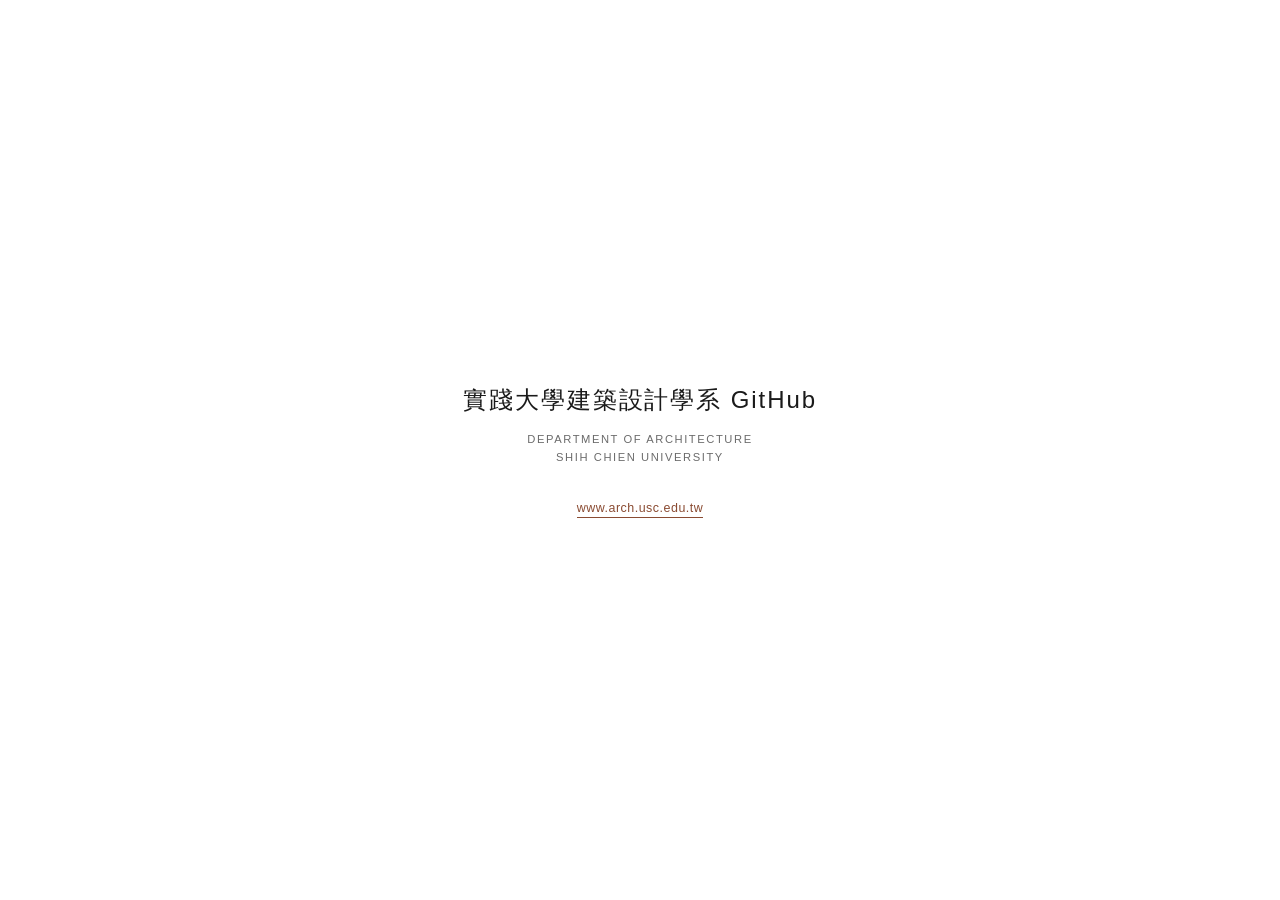
<file: index.html>
<!DOCTYPE html>
<html lang="zh-Hant">
<head>
<meta charset="utf-8">
<meta name="viewport" content="width=device-width, initial-scale=1">
<title>實踐大學建築設計學系 GitHub</title>
<meta name="description" content="實踐大學建築設計學系 GitHub — Department of Architecture, Shih Chien University">
<link rel="stylesheet" href="assets/style.css">
</head>
<body>
<main>
  <h1>
    <span class="zh">實踐大學建築設計學系 GitHub</span>
    <span class="en">Department of Architecture<br>Shih Chien University</span>
  </h1>
  <p class="link">
    <a href="https://www.arch.usc.edu.tw/">www.arch.usc.edu.tw</a>
  </p>
</main>
</body>
</html>
</file>
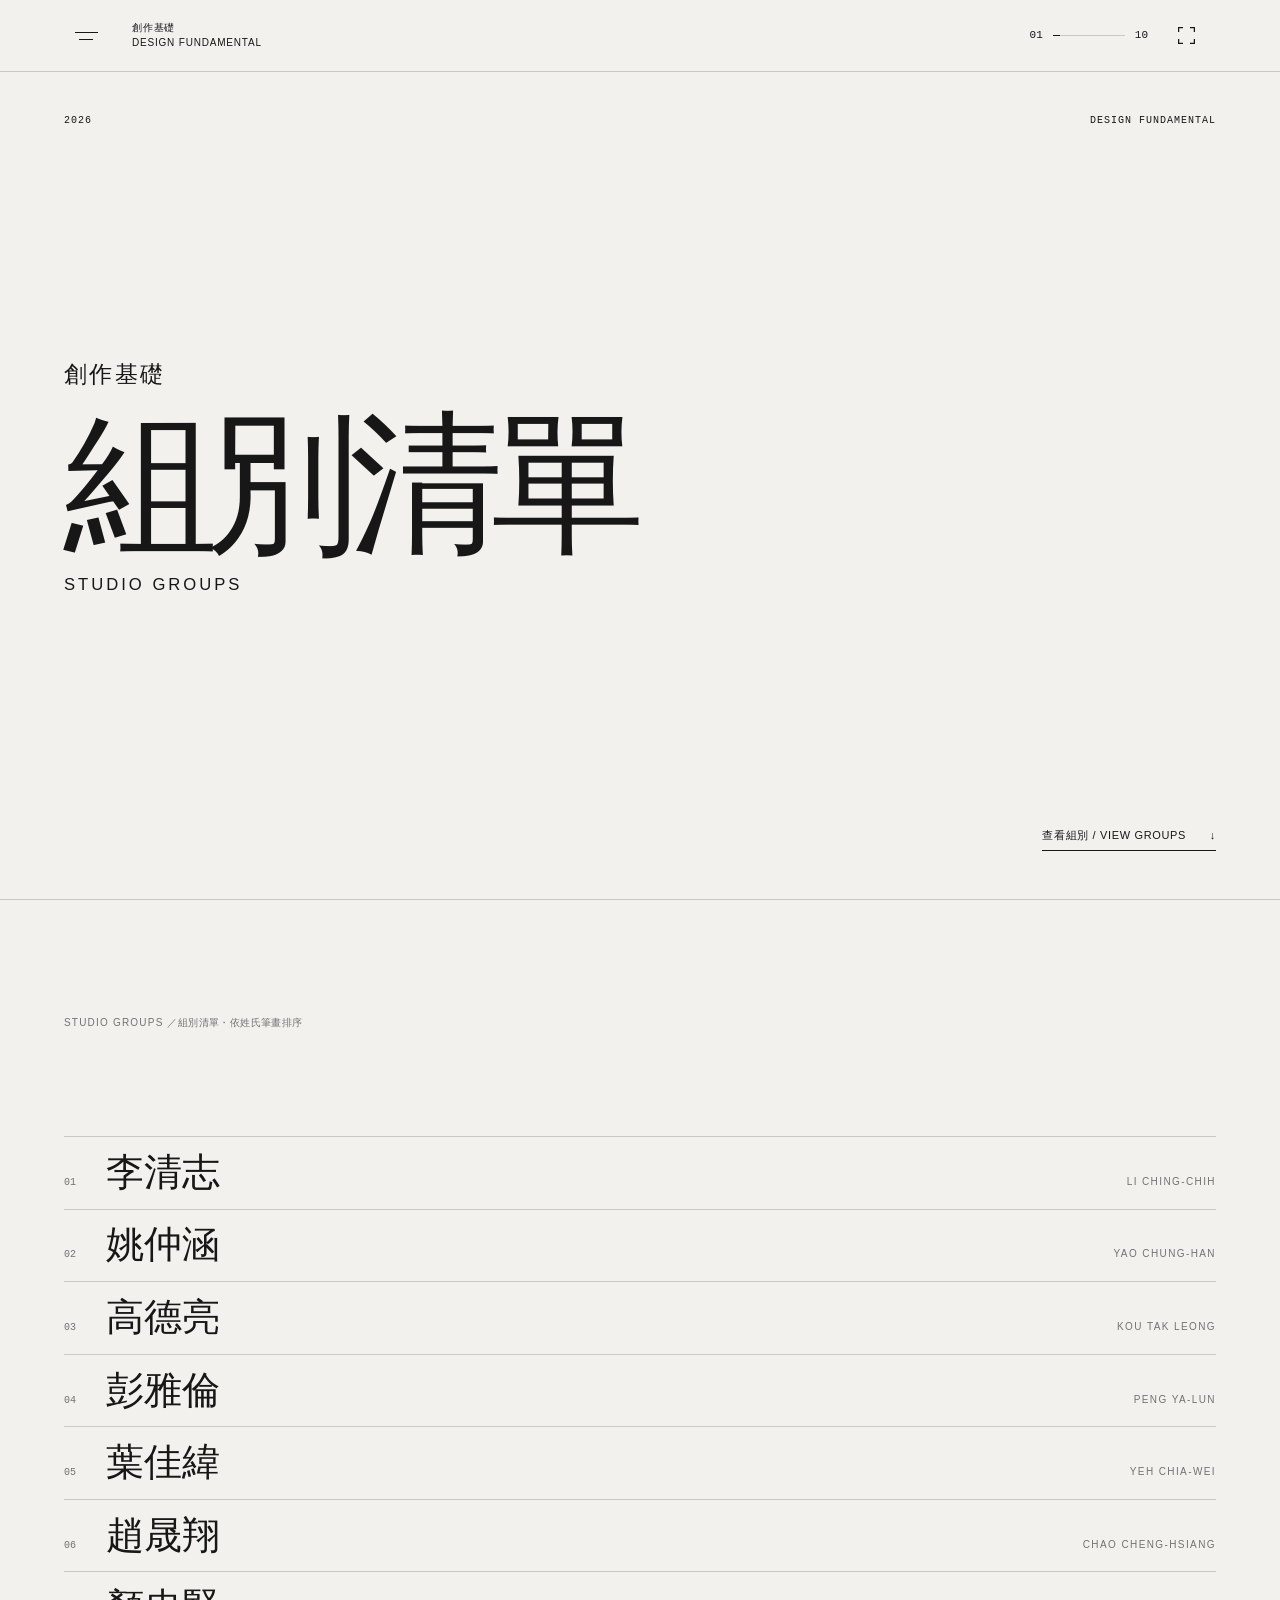
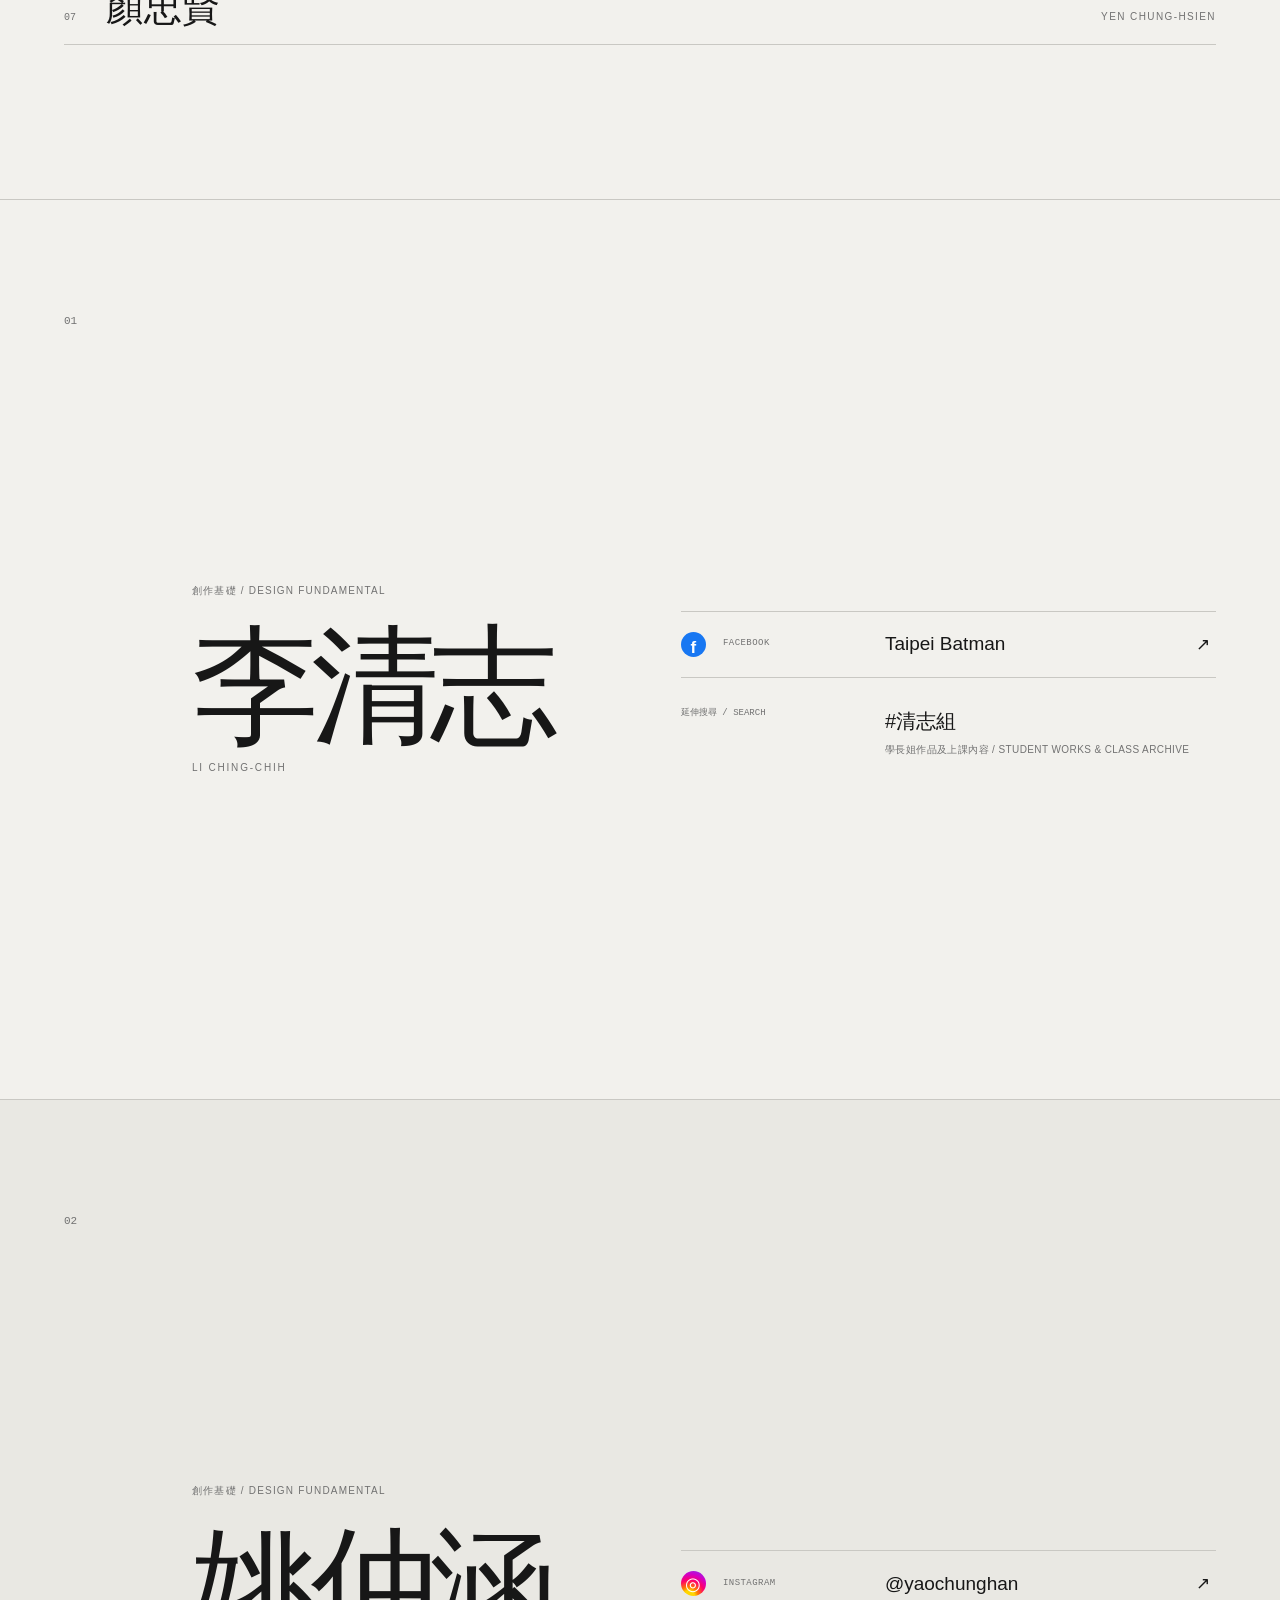
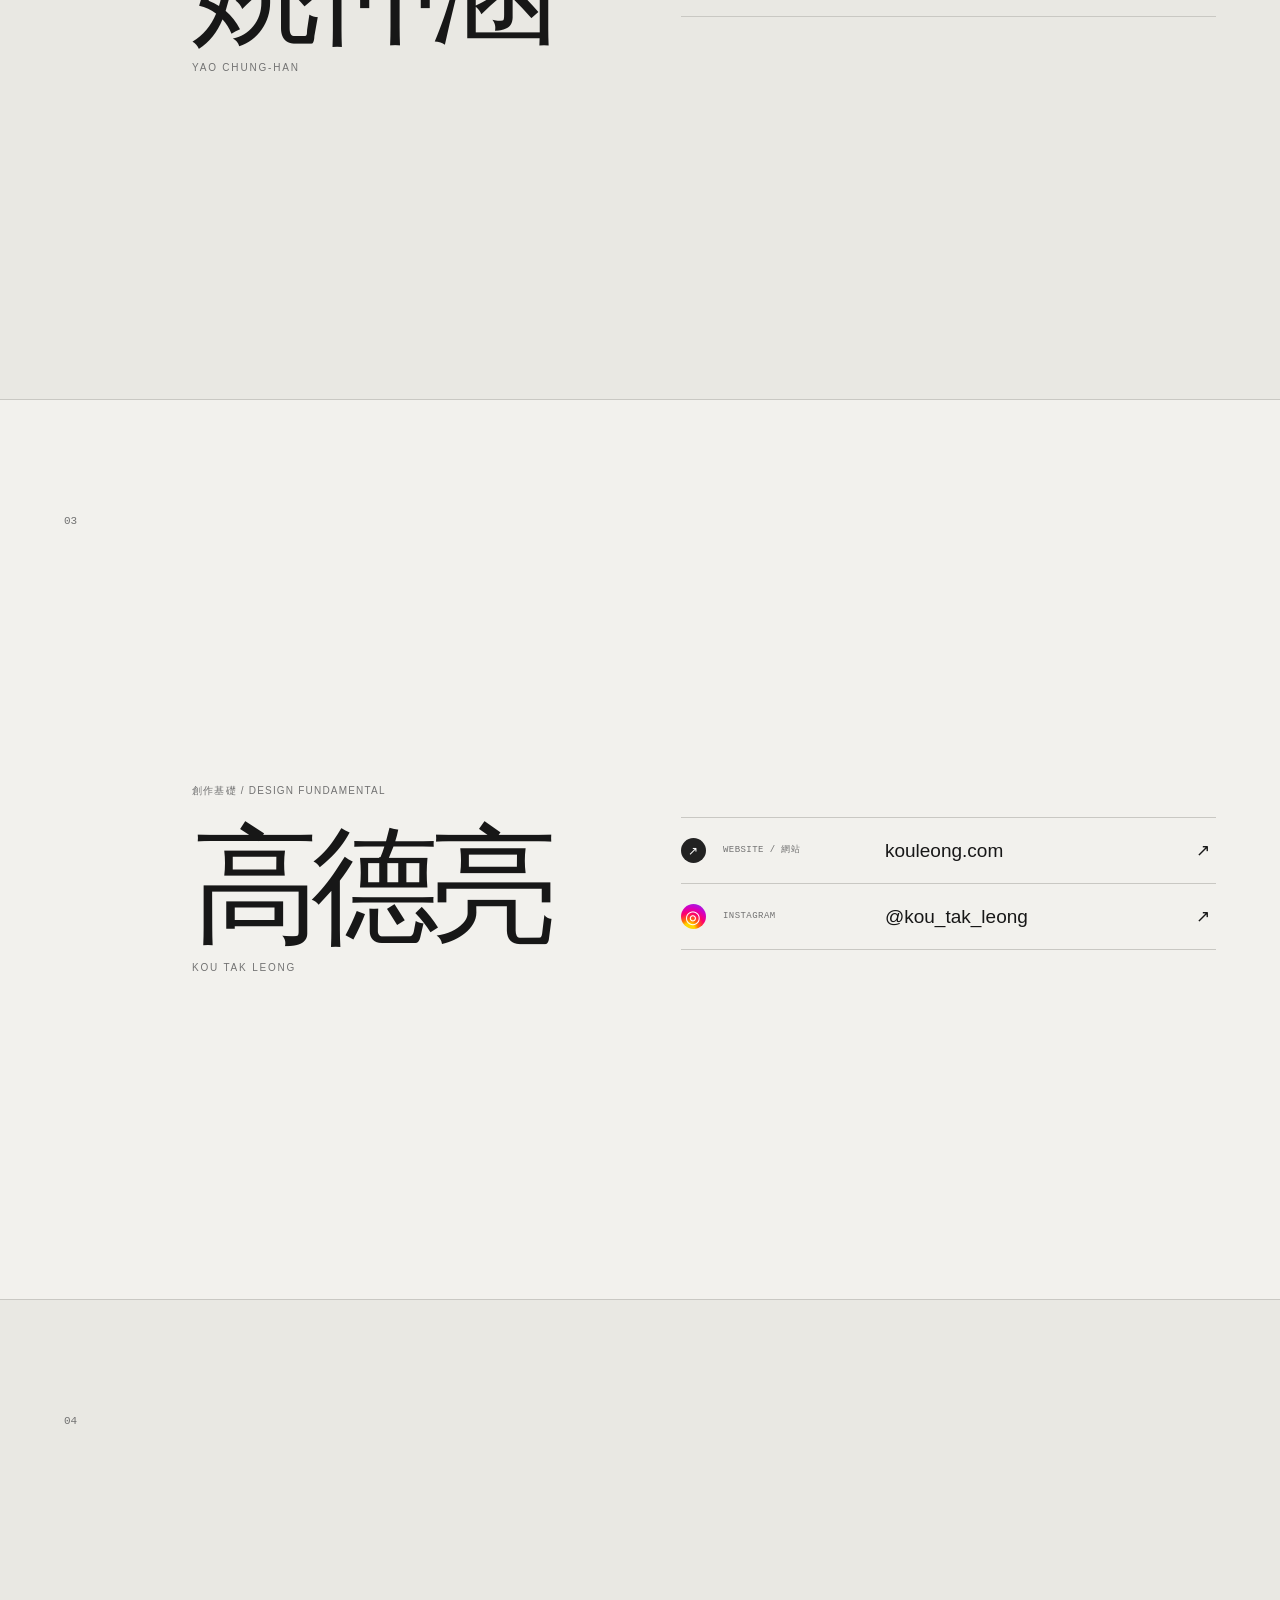
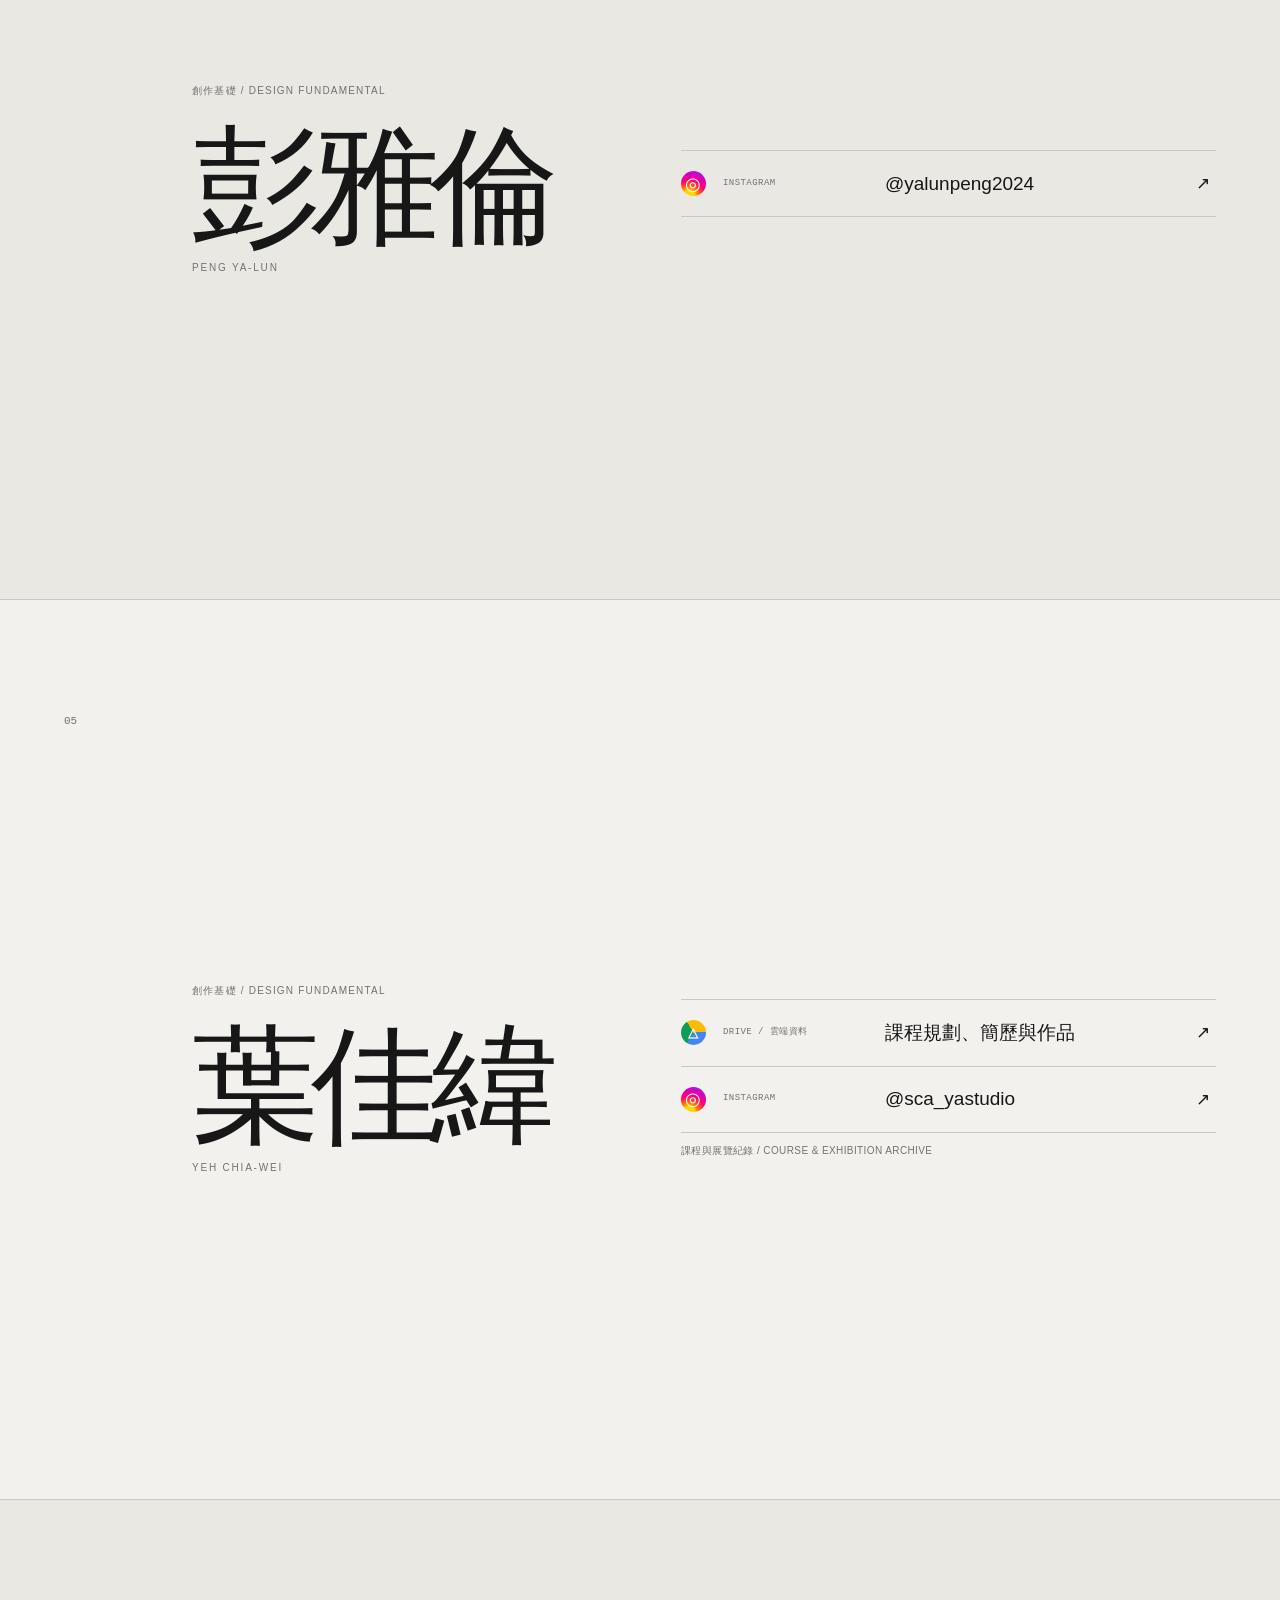
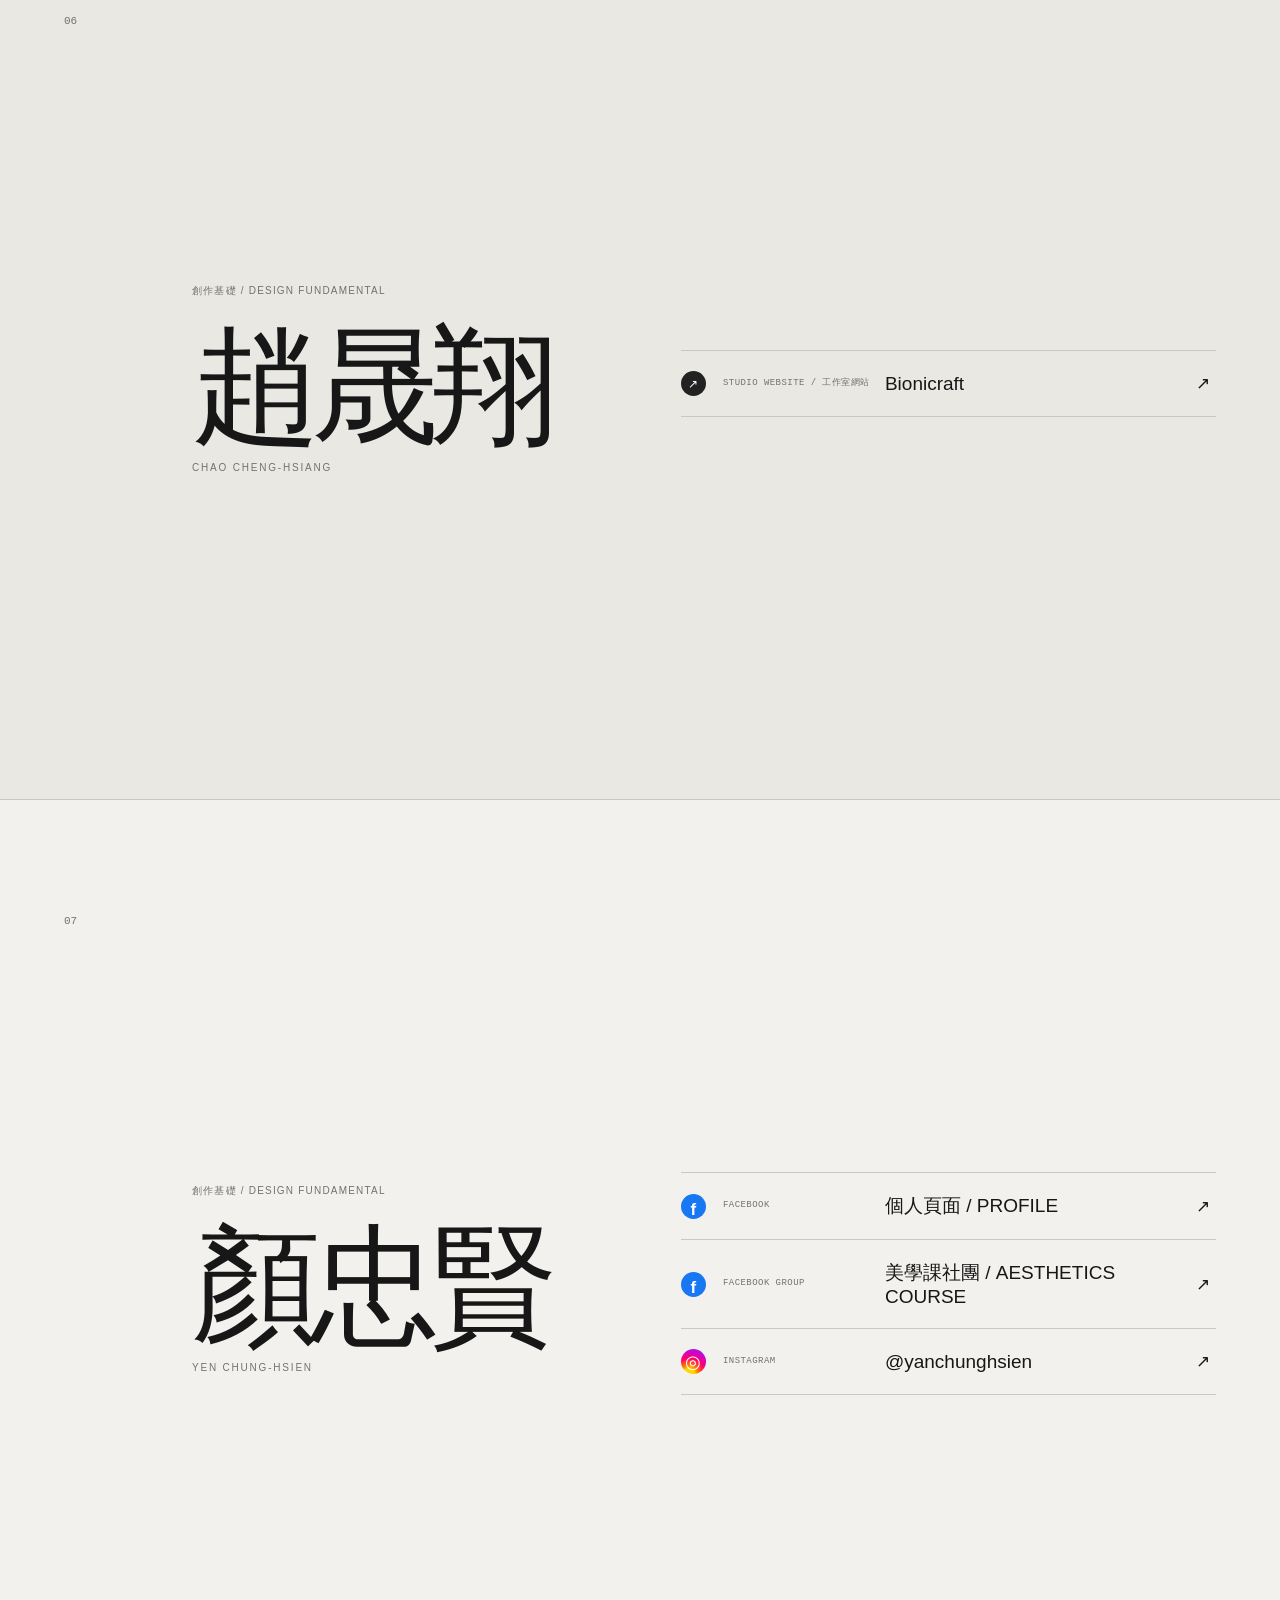
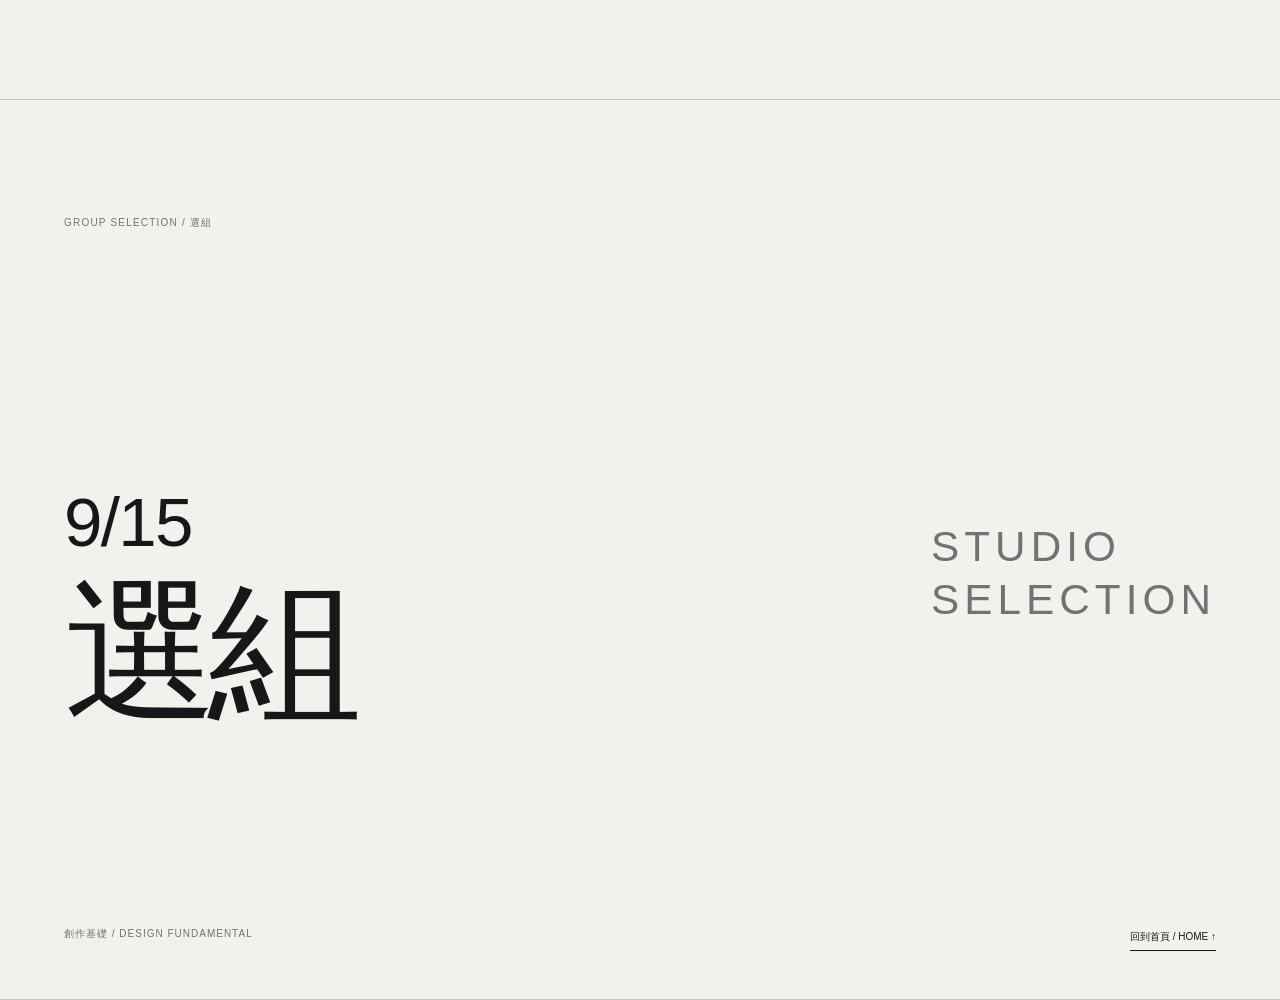
<file: 1st/theater/index.html>
<!doctype html>
<html lang="zh-Hant">
<head>
  <meta charset="utf-8">
  <meta name="viewport" content="width=device-width, initial-scale=1, viewport-fit=cover">
  <meta name="description" content="創作基礎教師組別清單｜Design Fundamental Studio Groups">
  <title>創作基礎｜組別清單</title>
  <link rel="stylesheet" href="styles.css">
</head>
<body>
  <header class="topbar">
    <button class="icon-button menu-button" type="button" aria-label="開啟頁面目錄" aria-controls="drawer" aria-expanded="false">
      <span></span><span></span>
    </button>
    <a class="brand" href="#cover" aria-label="回到首頁"><span>創作基礎</span><strong>DESIGN FUNDAMENTAL</strong></a>
    <div class="progress" aria-hidden="true"><span id="current-number">01</span><i></i><span id="total-number">10</span></div>
    <button class="icon-button fullscreen-button" type="button" aria-label="進入全螢幕" title="全螢幕">
      <svg viewBox="0 0 24 24" aria-hidden="true"><path d="M8 3H3v5M16 3h5v5M8 21H3v-5M16 21h5v-5"/></svg>
    </button>
  </header>

  <div class="drawer-backdrop" hidden></div>
  <aside class="drawer" id="drawer" aria-hidden="true" aria-label="頁面目錄">
    <div class="drawer-head"><span>INDEX / 目錄</span><button class="drawer-close" type="button" aria-label="關閉目錄">×</button></div>
    <nav>
      <a href="#cover"><span>01</span>首頁 / HOME</a>
      <a href="#index"><span>02</span>組別清單 / STUDIO GROUPS</a>
      <a href="#li-ching-chih"><span>03</span><b>李清志<em>LI CHING-CHIH</em></b></a>
      <a href="#yao-chung-han"><span>04</span><b>姚仲涵<em>YAO CHUNG-HAN</em></b></a>
      <a href="#kou-tak-leong"><span>05</span><b>高德亮<em>KOU TAK LEONG</em></b></a>
      <a href="#peng-ya-lun"><span>06</span><b>彭雅倫<em>PENG YA-LUN</em></b></a>
      <a href="#yeh-chia-wei"><span>07</span><b>葉佳緯<em>YEH CHIA-WEI</em></b></a>
      <a href="#chao-cheng-hsiang"><span>08</span><b>趙晟翔<em>CHAO CHENG-HSIANG</em></b></a>
      <a href="#yen-chung-hsien"><span>09</span><b>顏忠賢<em>YEN CHUNG-HSIEN</em></b></a>
      <a href="#note"><span>10</span>9/15 選組 / SELECTION</a>
    </nav>
    <p class="drawer-note">創作基礎 / DESIGN FUNDAMENTAL</p>
  </aside>

  <main id="main">
    <section class="scene cover" id="cover" data-number="01">
      <div class="eyebrow"><span>2026</span><span>DESIGN FUNDAMENTAL</span></div>
      <div class="cover-title"><p>創作基礎</p><h1>組別清單</h1><span class="title-en">STUDIO GROUPS</span></div>
      <div class="cover-foot"><a href="#index">查看組別 / VIEW GROUPS <span>↓</span></a></div>
    </section>

    <section class="scene overview" id="index" data-number="02">
      <div class="scene-label">STUDIO GROUPS <span>／組別清單・依姓氏筆畫排序</span></div>
      <div class="teacher-index">
        <a href="#li-ching-chih"><span>01</span>李清志<em>LI CHING-CHIH</em></a>
        <a href="#yao-chung-han"><span>02</span>姚仲涵<em>YAO CHUNG-HAN</em></a>
        <a href="#kou-tak-leong"><span>03</span>高德亮<em>KOU TAK LEONG</em></a>
        <a href="#peng-ya-lun"><span>04</span>彭雅倫<em>PENG YA-LUN</em></a>
        <a href="#yeh-chia-wei"><span>05</span>葉佳緯<em>YEH CHIA-WEI</em></a>
        <a href="#chao-cheng-hsiang"><span>06</span>趙晟翔<em>CHAO CHENG-HSIANG</em></a>
        <a href="#yen-chung-hsien"><span>07</span>顏忠賢<em>YEN CHUNG-HSIEN</em></a>
      </div>
    </section>

    <section class="scene teacher" id="li-ching-chih" data-number="03">
      <div class="teacher-no">01</div><div class="teacher-main"><div class="scene-label">創作基礎 / DESIGN FUNDAMENTAL</div><h2>李清志</h2><p class="roman">LI CHING-CHIH</p></div>
      <div class="resources"><a href="https://www.facebook.com/taipeibatman/?locale=zh_TW" target="_blank" rel="noopener"><b class="service-icon facebook" aria-hidden="true">f</b><span>FACEBOOK</span><strong>Taipei Batman</strong><i>↗</i></a><div class="search-cue"><span>延伸搜尋 / SEARCH</span><strong>#清志組</strong><p>學長姐作品及上課內容 / STUDENT WORKS &amp; CLASS ARCHIVE</p></div></div>
    </section>

    <section class="scene teacher alt" id="yao-chung-han" data-number="04">
      <div class="teacher-no">02</div><div class="teacher-main"><div class="scene-label">創作基礎 / DESIGN FUNDAMENTAL</div><h2>姚仲涵</h2><p class="roman">YAO CHUNG-HAN</p></div>
      <div class="resources"><a href="https://www.instagram.com/yaochunghan/" target="_blank" rel="noopener"><b class="service-icon instagram" aria-hidden="true">◎</b><span>INSTAGRAM</span><strong>@yaochunghan</strong><i>↗</i></a></div>
    </section>

    <section class="scene teacher" id="kou-tak-leong" data-number="05">
      <div class="teacher-no">03</div><div class="teacher-main"><div class="scene-label">創作基礎 / DESIGN FUNDAMENTAL</div><h2>高德亮</h2><p class="roman">KOU TAK LEONG</p></div>
      <div class="resources"><a href="https://kouleong.com/" target="_blank" rel="noopener"><b class="service-icon website" aria-hidden="true">↗</b><span>WEBSITE / 網站</span><strong>kouleong.com</strong><i>↗</i></a><a href="https://www.instagram.com/kou_tak_leong" target="_blank" rel="noopener"><b class="service-icon instagram" aria-hidden="true">◎</b><span>INSTAGRAM</span><strong>@kou_tak_leong</strong><i>↗</i></a></div>
    </section>

    <section class="scene teacher alt" id="peng-ya-lun" data-number="06">
      <div class="teacher-no">04</div><div class="teacher-main"><div class="scene-label">創作基礎 / DESIGN FUNDAMENTAL</div><h2>彭雅倫</h2><p class="roman">PENG YA-LUN</p></div>
      <div class="resources"><a href="https://www.instagram.com/yalunpeng2024" target="_blank" rel="noopener"><b class="service-icon instagram" aria-hidden="true">◎</b><span>INSTAGRAM</span><strong>@yalunpeng2024</strong><i>↗</i></a></div>
    </section>

    <section class="scene teacher feature" id="yeh-chia-wei" data-number="07">
      <div class="teacher-no">05</div><div class="teacher-main"><div class="scene-label">創作基礎 / DESIGN FUNDAMENTAL</div><h2>葉佳緯</h2><p class="roman">YEH CHIA-WEI</p></div>
      <div class="resources"><a href="https://drive.google.com/drive/folders/1N_geGRnS-RFAFF9oGL-iHlhNefuOxCcX?usp=sharing" target="_blank" rel="noopener"><b class="service-icon drive" aria-hidden="true">△</b><span>DRIVE / 雲端資料</span><strong>課程規劃、簡歷與作品</strong><i>↗</i></a><a href="https://www.instagram.com/sca_yastudio/" target="_blank" rel="noopener"><b class="service-icon instagram" aria-hidden="true">◎</b><span>INSTAGRAM</span><strong>@sca_yastudio</strong><i>↗</i></a><p class="detail">課程與展覽紀錄 / COURSE &amp; EXHIBITION ARCHIVE</p></div>
    </section>

    <section class="scene teacher alt" id="chao-cheng-hsiang" data-number="08">
      <div class="teacher-no">06</div><div class="teacher-main"><div class="scene-label">創作基礎 / DESIGN FUNDAMENTAL</div><h2>趙晟翔</h2><p class="roman">CHAO CHENG-HSIANG</p></div>
      <div class="resources"><a href="https://www.bionicraft.com" target="_blank" rel="noopener"><b class="service-icon website" aria-hidden="true">↗</b><span>STUDIO WEBSITE / 工作室網站</span><strong>Bionicraft</strong><i>↗</i></a></div>
    </section>

    <section class="scene teacher" id="yen-chung-hsien" data-number="09">
      <div class="teacher-no">07</div><div class="teacher-main"><div class="scene-label">創作基礎 / DESIGN FUNDAMENTAL</div><h2>顏忠賢</h2><p class="roman">YEN CHUNG-HSIEN</p></div>
      <div class="resources"><a href="https://www.facebook.com/share/14n8GoE8MLs/?mibextid=wwXIfr" target="_blank" rel="noopener"><b class="service-icon facebook" aria-hidden="true">f</b><span>FACEBOOK</span><strong>個人頁面 / PROFILE</strong><i>↗</i></a><a href="https://www.facebook.com/share/g/1DfXF14tcX/?mibextid=wwXIfr" target="_blank" rel="noopener"><b class="service-icon facebook" aria-hidden="true">f</b><span>FACEBOOK GROUP</span><strong>美學課社團 / AESTHETICS COURSE</strong><i>↗</i></a><a href="https://www.instagram.com/yanchunghsien" target="_blank" rel="noopener"><b class="service-icon instagram" aria-hidden="true">◎</b><span>INSTAGRAM</span><strong>@yanchunghsien</strong><i>↗</i></a></div>
    </section>

    <section class="scene note" id="note" data-number="10">
      <div class="scene-label">GROUP SELECTION / 選組</div><h2><span>9/15</span><br>選組</h2>
      <div class="selection-en">STUDIO<br>SELECTION</div>
      <p>創作基礎 / DESIGN FUNDAMENTAL</p><a class="back-top" href="#cover">回到首頁 / HOME ↑</a>
    </section>
  </main>
  <noscript>本頁需要 JavaScript 才能啟用導覽與全螢幕控制；所有教師連結仍可正常使用。</noscript>
  <script src="app.js"></script>
</body>
</html>
</file>
<file: assets/style.css>
:root {
  --bg: #ffffff;
  --fg: #1a1a1a;
  --muted: #6b6b6b;
  --accent: #8a4b32;
}
@media (prefers-color-scheme: dark) {
  :root {
    --bg: #141414;
    --fg: #ededed;
    --muted: #9a9a9a;
    --accent: #d29070;
  }
}

* { box-sizing: border-box; }
html { -webkit-text-size-adjust: 100%; }

body {
  margin: 0;
  min-height: 100vh;
  min-height: 100dvh;
  display: grid;
  place-items: center;
  padding: 2rem 1.5rem;
  background: var(--bg);
  color: var(--fg);
  font-family: "Helvetica Neue", "PingFang TC", "Noto Sans TC", sans-serif;
  line-height: 1.6;
}

main { text-align: center; }

h1 {
  margin: 0;
  font-weight: 500;
}

.zh {
  display: block;
  font-size: clamp(1.1rem, 3.2vw, 1.5rem);
  letter-spacing: 0.08em;
}

.en {
  display: block;
  margin-top: 0.75rem;
  color: var(--muted);
  font-size: clamp(0.62rem, 1.5vw, 0.7rem);
  font-weight: 400;
  letter-spacing: 0.14em;
  text-transform: uppercase;
}

.link {
  margin: 2rem 0 0;
  font-size: 0.78rem;
  letter-spacing: 0.04em;
}

.link a {
  color: var(--accent);
  text-decoration: none;
  border-bottom: 1px solid currentColor;
  padding-bottom: 2px;
}

.link a:hover { opacity: 0.7; }
</file>
<file: 1st/theater/styles.css>
:root {
  --paper: #f2f1ed;
  --ink: #171717;
  --muted: #727272;
  --line: #c9c8c3;
  --header: 72px;
  --pad: clamp(24px, 5vw, 76px);
  font-family: "Helvetica Neue", "Noto Sans TC", "PingFang TC", Arial, sans-serif;
  color: var(--ink);
  background: var(--paper);
}

* { box-sizing: border-box; }
/* iOS Safari 在 scroll-behavior:smooth + scroll-snap:mandatory + body overflow-x:hidden
   的組合下會直接忽略程式化捲動，導致目錄點了不動。改用 proximity，
   捲動一律由 app.js 控制；overflow-x 用 clip，避免 body 變成捲動容器。 */
html { scroll-snap-type: y proximity; overflow-x: clip; background: var(--paper); }
body { margin: 0; background: var(--paper); overflow-x: clip; }
a { color: inherit; }

.topbar {
  position: fixed;
  z-index: 50;
  inset: 0 0 auto;
  height: var(--header);
  display: grid;
  grid-template-columns: 52px auto 1fr 52px;
  align-items: center;
  gap: 16px;
  padding: 0 var(--pad);
  border-bottom: 1px solid var(--line);
  background: rgba(242, 241, 237, .94);
  backdrop-filter: blur(12px);
}

.icon-button {
  width: 44px;
  height: 44px;
  border: 0;
  background: transparent;
  color: inherit;
  display: grid;
  place-items: center;
  cursor: pointer;
}

.menu-button { gap: 6px; align-content: center; }
.menu-button span { display: block; width: 23px; height: 1px; background: currentColor; }
.menu-button span:last-child { width: 14px; justify-self: start; margin-left: 9px; }
.brand { text-decoration: none; line-height: 1.05; font-size: 10px; letter-spacing: .08em; }
.brand span, .brand strong { display: block; }
.brand strong { font-size: 10px; margin-top: 4px; font-weight: 500; }
.progress { justify-self: end; display: flex; align-items: center; gap: 10px; font: 11px/1 monospace; }
.progress i { width: 72px; height: 1px; background: var(--line); position: relative; }
.progress i::after { content: ""; display: block; width: var(--progress, 10%); height: 1px; background: var(--ink); transition: width .3s; }
.fullscreen-button svg { width: 21px; fill: none; stroke: currentColor; stroke-width: 1.4; }

.scene {
  position: relative;
  min-height: 100vh;
  min-height: 100svh;
  padding: calc(var(--header) + 44px) var(--pad) 48px;
  scroll-snap-align: start;
  overflow: hidden;
  border-bottom: 1px solid var(--line);
}

.scene-label { font-size: 10px; letter-spacing: .12em; text-transform: uppercase; color: var(--muted); }
.scene-label span { letter-spacing: .04em; }
.cover { display: grid; grid-template-rows: auto 1fr auto; }
.eyebrow { display: flex; justify-content: space-between; font: 10px/1 monospace; letter-spacing: .1em; }
.cover-title { align-self: center; }
.cover-title p { font-size: clamp(16px, 2vw, 23px); margin: 0 0 24px; letter-spacing: .1em; }
.cover h1 { font-size: clamp(68px, 12vw, 160px); line-height: .92; font-weight: 400; letter-spacing: -.075em; margin: 0; }
.title-en { display: block; margin-top: 20px; font-size: clamp(12px, 1.3vw, 17px); letter-spacing: .18em; }
.cover-foot { display: flex; justify-content: flex-end; align-items: end; }
.cover-foot a { font-size: 11px; letter-spacing: .06em; text-decoration: none; border-bottom: 1px solid; padding-bottom: 7px; }
.cover-foot a span { margin-left: 20px; }

.overview { display: grid; grid-template-rows: auto 1fr; }
.teacher-index { align-self: center; }
.teacher-index a {
  display: grid;
  grid-template-columns: 42px minmax(170px, 1fr) 1fr;
  align-items: baseline;
  text-decoration: none;
  border-bottom: 1px solid var(--line);
  padding: clamp(7px, 1.2vh, 14px) 0;
  font-size: clamp(25px, 4.2vh, 47px);
  transition: padding .2s;
}
.teacher-index a:first-child { border-top: 1px solid var(--line); }
.teacher-index a:hover, .teacher-index a:focus-visible { padding-left: 10px; }
.teacher-index span { font: 10px/1 monospace; color: var(--muted); }
.teacher-index em { font: 10px/1 sans-serif; letter-spacing: .14em; font-style: normal; justify-self: end; color: var(--muted); }

.teacher { display: grid; grid-template-columns: 6vw minmax(280px, .9fr) minmax(320px, 1.1fr); column-gap: 4vw; align-items: center; }
.teacher.alt { background: #e9e8e3; }
.teacher-no { align-self: start; font: 11px/1 monospace; color: var(--muted); }
.teacher-main h2 { font-size: clamp(68px, 10vw, 142px); line-height: .9; font-weight: 400; letter-spacing: -.07em; margin: 30px 0 18px; }
.roman { font-size: 10px; letter-spacing: .18em; color: var(--muted); }
.resources { border-top: 1px solid var(--line); }
.resources > a {
  display: grid;
  grid-template-columns: 30px 150px 1fr 20px;
  gap: 12px;
  align-items: center;
  text-decoration: none;
  border-bottom: 1px solid var(--line);
  padding: 20px 0;
}
.service-icon { width: 25px; height: 25px; border-radius: 50%; display: grid; place-items: center; font: 600 14px/1 Arial; color: #fff; }
.service-icon.facebook { background: #1877f2; font-family: Arial, sans-serif; font-size: 17px; align-items: end; padding-bottom: 1px; }
.service-icon.instagram { background: radial-gradient(circle at 32% 100%, #ffd600 0 18%, #ff7a00 30%, #ff0169 52%, #d300c5 72%, #7638fa 100%); font-size: 18px; font-weight: 400; }
.service-icon.website { background: #222; font-size: 12px; font-weight: 400; }
.service-icon.drive { background: conic-gradient(from 210deg, #0f9d58 0 33%, #fbbc04 0 66%, #4285f4 0); font-size: 13px; font-weight: 600; }
.resources > a span { font: 9px/1.3 monospace; letter-spacing: .05em; color: var(--muted); }
.resources > a strong { font-size: clamp(15px, 1.5vw, 19px); font-weight: 400; }
.resources > a i { font-style: normal; font-size: 17px; transition: transform .2s; }
.resources > a:hover i, .resources > a:focus-visible i { transform: translate(3px, -3px); }
.search-cue { margin-top: 30px; display: grid; grid-template-columns: 192px 1fr; gap: 8px 12px; }
.search-cue span { font: 9px/1.3 monospace; color: var(--muted); }
.search-cue strong { font-size: 20px; font-weight: 400; }
.search-cue p { grid-column: 2; margin: 0; font-size: 10px; letter-spacing: .04em; color: var(--muted); }
.detail { font-size: 10px; color: var(--muted); letter-spacing: .04em; line-height: 1.6; }

.note { display: grid; grid-template-columns: 1.15fr .85fr; grid-template-rows: auto 1fr auto; column-gap: 8vw; }
.note .scene-label { grid-column: 1 / -1; }
.note h2 { align-self: center; font-size: clamp(74px, 12vw, 170px); line-height: 1; font-weight: 400; letter-spacing: -.065em; margin: 0; }
.note h2 span { display: inline-block; font-size: .45em; letter-spacing: -.025em; margin-bottom: .28em; }
.selection-en { align-self: center; justify-self: end; font-size: clamp(22px, 3.3vw, 48px); line-height: 1.25; letter-spacing: .12em; color: var(--muted); }
.note > p { font-size: 10px; letter-spacing: .1em; align-self: end; color: var(--muted); }
.back-top { justify-self: end; align-self: end; font-size: 10px; text-decoration: none; border-bottom: 1px solid; padding-bottom: 6px; }

.drawer { position: fixed; z-index: 100; left: 0; top: 0; width: min(460px, 90vw); height: 100%; background: var(--paper); color: var(--ink); border-right: 1px solid var(--line); padding: 26px clamp(24px, 4vw, 52px); transform: translateX(-102%); transition: transform .3s ease; display: flex; flex-direction: column; }
.drawer.open { transform: none; }
.drawer-backdrop { position: fixed; z-index: 90; inset: 0; background: rgba(0, 0, 0, .2); }
.drawer-backdrop:not([hidden]) { display: block; }
.drawer-head { display: flex; justify-content: space-between; align-items: center; font: 10px/1 monospace; letter-spacing: .1em; margin-bottom: 34px; }
.drawer-close { border: 0; background: none; color: inherit; font-size: 30px; cursor: pointer; }
.drawer nav { display: flex; flex-direction: column; overflow: auto; }
.drawer nav a { display: grid; grid-template-columns: 42px 1fr; text-decoration: none; border-bottom: 1px solid var(--line); padding: 11px 0; font-size: 16px; }
.drawer nav a:first-child { border-top: 1px solid var(--line); }
.drawer nav a span { font: 9px/1.8 monospace; color: var(--muted); }
.drawer nav a b { display: flex; justify-content: space-between; align-items: baseline; gap: 14px; font-weight: 400; }
.drawer nav a em { font: 8px/1 sans-serif; letter-spacing: .08em; color: var(--muted); white-space: nowrap; }
.drawer nav a.active { font-weight: 600; }
.drawer-note { margin: auto 0 0; font-size: 9px; letter-spacing: .1em; color: var(--muted); }

:focus-visible { outline: 2px solid var(--ink); outline-offset: 4px; }

@media (max-width: 780px) {
  :root { --header: 64px; --pad: 22px; }
  .topbar { grid-template-columns: 40px auto 1fr 40px; gap: 8px; }
  .progress i { width: 28px; }
  .brand span { display: none; }
  .scene { padding-top: calc(var(--header) + 30px); }
  .cover h1 { font-size: clamp(64px, 21vw, 102px); }
  .cover-foot { justify-content: flex-start; }
  .overview { overflow: auto; }
  .teacher-index a { grid-template-columns: 34px 1fr; }
  .teacher-index em { display: none; }
  .teacher { grid-template-columns: 34px 1fr; grid-template-rows: auto auto 1fr; align-items: start; column-gap: 10px; }
  .teacher-no { grid-row: 1; }
  .teacher-main { grid-column: 2; }
  .teacher-main h2 { font-size: clamp(58px, 20vw, 94px); margin: 24px 0 13px; }
  .resources { grid-column: 2; margin-top: 8vh; }
  .resources > a { grid-template-columns: 28px 1fr 18px; padding: 16px 0; }
  .resources > a span { grid-column: 2; }
  .resources > a strong { grid-column: 2; }
  .resources > a i { grid-column: 3; grid-row: 1 / 3; }
  .service-icon { grid-row: 1 / 3; }
  .search-cue { grid-template-columns: 1fr; }
  .search-cue p { grid-column: 1; }
  .note { display: flex; flex-direction: column; }
  .note h2 { margin: auto 0 5vh; font-size: clamp(78px, 27vw, 130px); }
  .selection-en { align-self: flex-start; justify-self: auto; font-size: 23px; }
  .note > p { margin: auto 0 0; }
  .back-top { position: static; align-self: flex-end; margin-top: 24px; }
  .drawer nav a b { display: block; }
  .drawer nav a em { display: block; margin-top: 4px; }
}

@media (max-height: 720px) and (min-width: 781px) {
  .scene { padding-top: calc(var(--header) + 24px); padding-bottom: 24px; }
  .teacher-main h2 { font-size: clamp(60px, 9vw, 106px); }
  .resources > a { padding: 14px 0; }
  .teacher-index a { padding: 7px 0; }
}

@media (prefers-reduced-motion: reduce) {
  html { scroll-behavior: auto; }
  .drawer, .progress i::after, .resources > a i { transition: none; }
}
</file>
